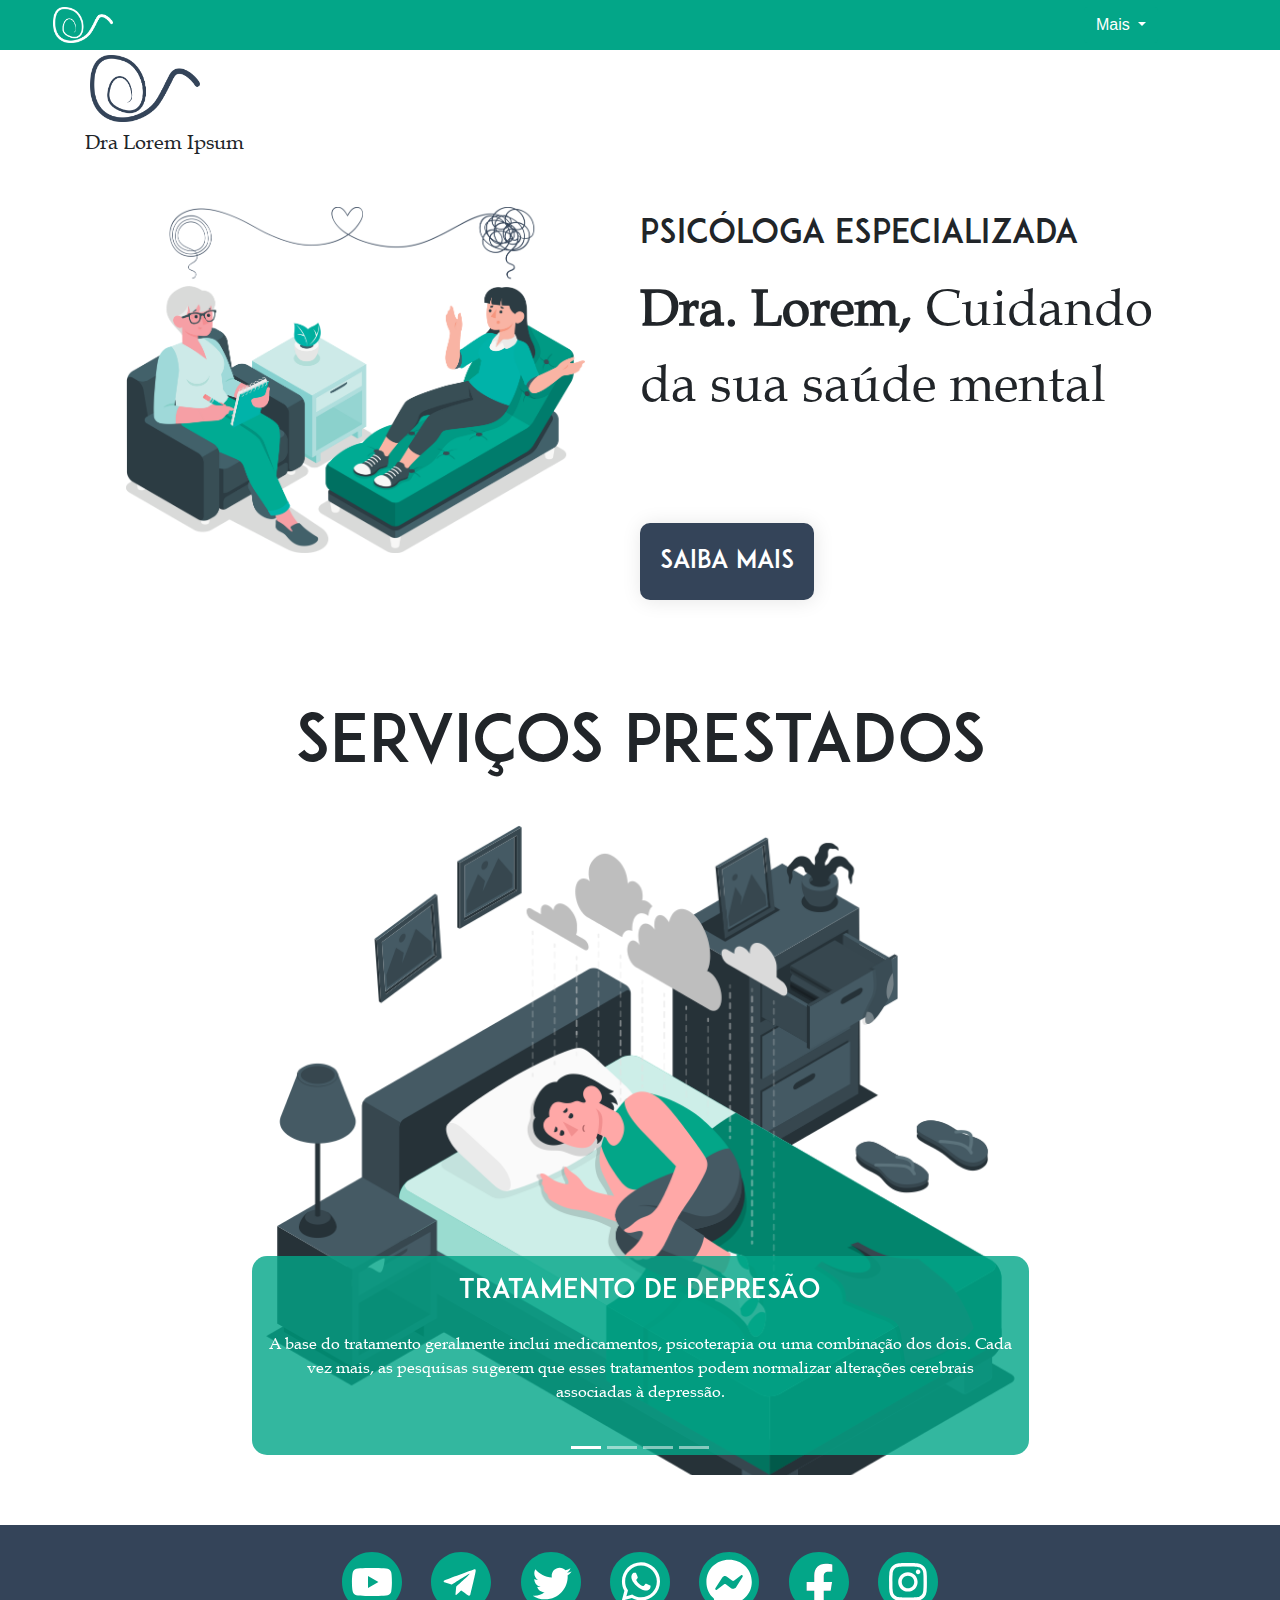
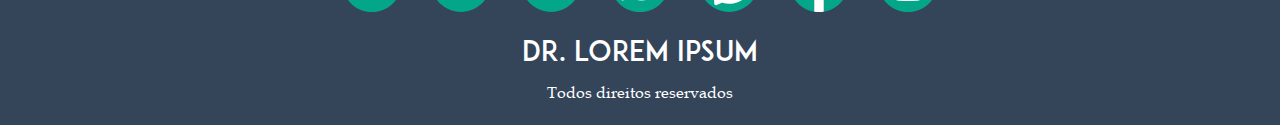
<file: index.html>
<!DOCTYPE html>
<html lang="pt-br">
<!-- Home page -->

<head>
  <meta charset="UTF-8" />
  <meta http-equiv="X-UA-Compatible" content="IE=edge" />
  <meta name="viewport" content="width=device-width, initial-scale=1.0" />
  <link rel="stylesheet" href="https://maxcdn.bootstrapcdn.com/bootstrap/4.5.2/css/bootstrap.min.css" />
  <script src="https://ajax.googleapis.com/ajax/libs/jquery/3.5.1/jquery.min.js"></script>
  <script src="https://cdnjs.cloudflare.com/ajax/libs/popper.js/1.16.0/umd/popper.min.js"></script>
  <script src="https://maxcdn.bootstrapcdn.com/bootstrap/4.5.2/js/bootstrap.min.js"></script>

  <link rel="stylesheet" href="css/globalVariables.css" />
  <link rel="stylesheet" href="css/home.css" />
  <link rel="stylesheet" href="css/mainSection.css" />
  <link rel="stylesheet" href="css/mainCarousel.css" />
  <link rel="stylesheet" href="css/mainFooter.css" />
  <title>Clinica Lorem</title>
</head>

<body>
  <div id="siteWindow" class="container-fluid">
    <header>
      <nav id="mainNav" class="row">
        <div id="div_navLogo" class="col-9">
          <img class="img-fluid" src="sources/images/white_logo_mini.png" alt="Logo pequeno" />
        </div>

        <!-- *Menu dropdown -->
        <div class="col-3 dropdown" id="dropdownMenu">
          <button class="btn btn-secondary dropdown-toggle" type="button" id="dropdownMenuButton" data-toggle="dropdown"
            aria-haspopup="true" aria-expanded="false" style="background-color:var(--primary-color); border:none;">
            Mais
          </button>
          <div id="dropdown-Div-MenuItens" class="dropdown-menu" aria-labelledby="dropdownMenuButton">
            <a class="dropdown-item" href="#div_services">Serviços</a>
            <a class="dropdown-item" href="pages/contact.html">Contato</a>
            <a class="dropdown-item" href="pages/schedule.html">Agendar<br />
              consulta</a>
            <a class="dropdown-item" href="pages/adress.html">Endereço</a>
            <!--
                        <a class="dropdown-item" href="#">Casos de<br />sucesso</a>
                    -->
          </div>
        </div>
      </nav>
    </header>
    <section id="mainBanner" class="container">
      <div id="div-Logo-mainBanner" class="row">
        <div class="col justify-center">
          <img class="centerItself" src="sources/images/dark_logo_big.png" alt="" />
          <span class="centerItself bookAntiqua15">Dra Lorem Ipsum</span>
        </div>
      </div>
      <div id="divHold-mainImage" class="row">
        <div class="col-6 centralizadorUniversal">
          <img id="mainImage" src="sources/images/main_image.png" alt="" />
        </div>
        <div id="divHold-MainRight" class="col-6 container">
          <div id="mainBannerUpTxt" class="row">
            <div>
              <span id="goDown" class="adam25">Psicóloga especializada</span>
            </div>
            <div>
              <span class="bookAntiqua38"><strong>Dra. Lorem,</strong> Cuidando da sua saúde
                mental</span>
            </div>
          </div>
          <div id="mainBannerDownTxt" class="row align-items-end">
            <button class="mainBannerButton"><span>Saiba Mais</span></button>
          </div>
        </div>
      </div>
    </section>
    <div id="div_services">
      <h2>Serviços prestados</h2>
    </div>
    <section id="secondSection">
      <div id="carouselServices" class="container">
        <div id="carouselExampleIndicators" class="carousel slide" data-ride="carousel">
          <ol class="carousel-indicators">
            <li data-target="#carouselExampleIndicators" data-slide-to="0" class="active"></li>
            <li data-target="#carouselExampleIndicators" data-slide-to="1"></li>
            <li data-target="#carouselExampleIndicators" data-slide-to="2"></li>
            <li data-target="#carouselExampleIndicators" data-slide-to="3"></li>
          </ol>
          <div class="carousel-inner">
            <div class="carousel-item active">
              <img id="carouselImg1" class="d-block w-100 img-fluid" src="" alt="First slide" />
              <div class="carousel-caption d-none d-md-block carouselTxt">
                <h2>Tratamento de Depresão</h2>
                <p>
                  A base do tratamento geralmente inclui medicamentos,
                  psicoterapia ou uma combinação dos dois. Cada vez mais, as
                  pesquisas sugerem que esses tratamentos podem normalizar
                  alterações cerebrais associadas à depressão.
                </p>
              </div>
            </div>
            <div class="carousel-item">
              <img id="carouselImg2" class="d-block w-100 img-fluid" src="" alt="Second slide" />
              <div class="carousel-caption d-none d-md-block carouselTxt">
                <h2>Tratamento de Ansiedade</h2>
                <p>
                  Atividade física, uma dieta saudável, sono regular e
                  exercícios de relaxamento podem ajudar a reduzir a
                  ansiedade. Participar de um grupo de apoio também pode
                  ajudar. Para controlar os sintomas de forma eficaz, é
                  recomendável evitar a cafeína, o álcool e a nicotina.
                </p>
              </div>
            </div>
            <div class="carousel-item">
              <img id="carouselImg3" class="d-block w-100 img-fluid" src="" alt="Third slide" />
              <div class="carousel-caption d-none d-md-block carouselTxt">
                <h2>Tratamento de Borderline</h2>
                <p>
                  O tratamento incluem psicoterapia ou, em alguns casos,
                  medicamentos. A hospitalização ajudará se os sintomas forem
                  graves.
                </p>
              </div>
            </div>
            <div class="carousel-item">
              <img id="carouselImg4" class="d-block w-100 img-fluid" src="" alt="Third slide" />
              <div class="carousel-caption d-none d-md-block carouselTxt">
                <h2>Tratamento de Bipolaridade</h2>
                <p>
                  O tratamento costuma ser necessário por toda a vida e
                  geralmente envolve uma combinação de medicamentos e
                  psicoterapia.
                </p>
              </div>
            </div>
          </div>
          <a class="carousel-control-prev" href="#carouselExampleIndicators" role="button" data-slide="prev">
            <span class="carousel-control-prev-icon" aria-hidden="true"></span>
            <span class="sr-only">Previous</span>
          </a>
          <a class="carousel-control-next" href="#carouselExampleIndicators" role="button" data-slide="next">
            <span class="carousel-control-next-icon" aria-hidden="true"></span>
            <span class="sr-only">Next</span>
          </a>
        </div>
      </div>
    </section>
  </div>
  <footer id="mainFooter">
    <div class="container-fluid">
      <div class="row">
        <div id="hold_credits" class="col-12">
          <div id="social_media">
            <a href=""><img src="sources/images/youtube_icon.svg" alt="" /></a>
            <a href=""><img src="sources/images/telegram_icon.svg" alt="" /></a>
            <a href=""><img src="sources/images/twitter_icon.svg" alt="" /></a>
            <a href=""><img src="sources/images/whatsapp_icon.svg" alt="" /></a>
            <a href=""><img src="sources/images/messenger_icon.svg" alt="" /></a>
            <a href=""><img src="sources/images/facebook_icon.svg" alt="" /></a>
            <a href=""><img src="sources/images/instagram_icon.svg" alt="" /></a>
          </div>
          <h3 class="text-center">Dr. Lorem Ipsum</h3>
          <p class="text-center">Todos direitos reservados</p>
        </div>
      </div>
    </div>
  </footer>
  <script src="scripts/index.js"></script>
</body>

</html>
</file>
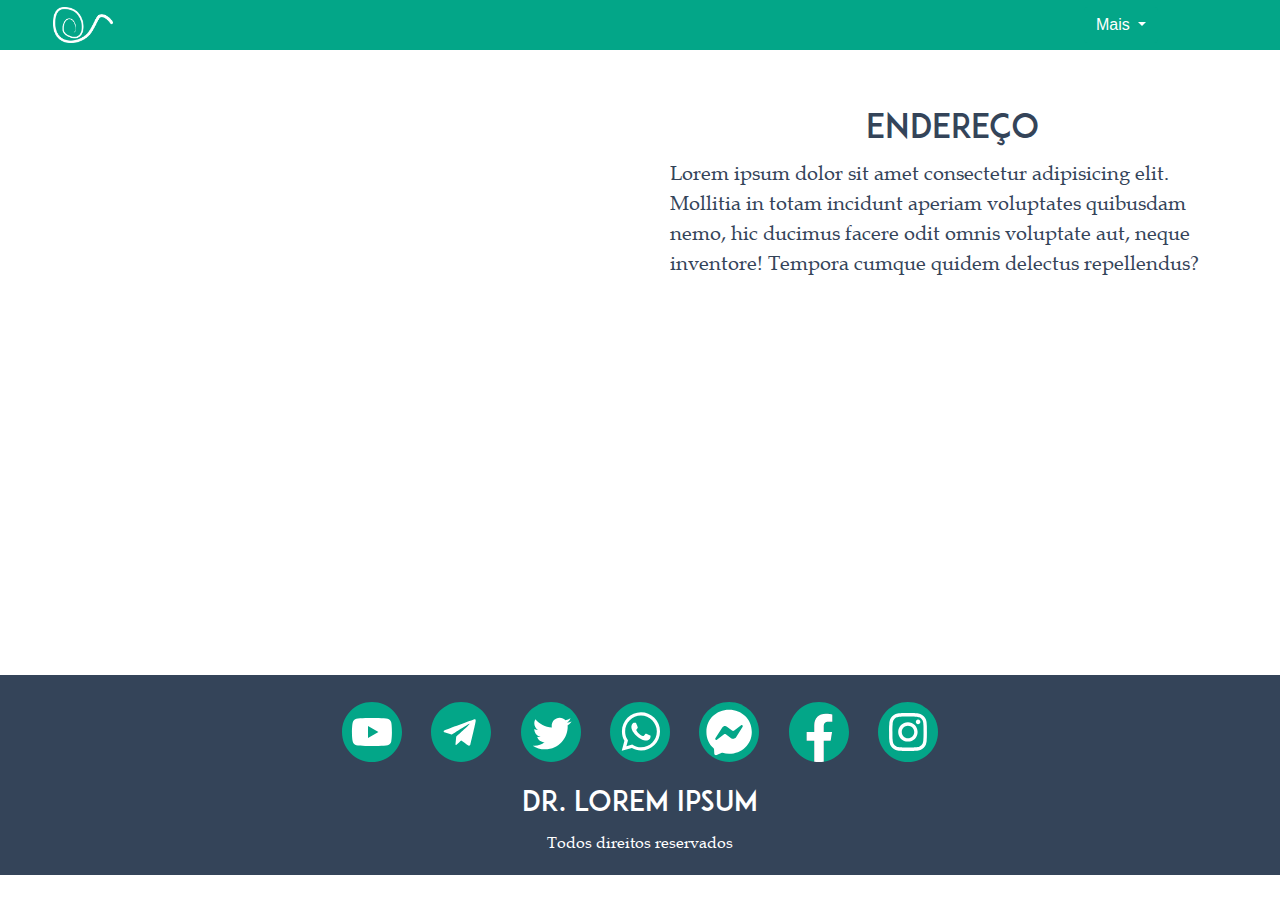
<file: pages/adress.html>
<!DOCTYPE html>
<html lang="pt-br">
<!-- Contact us page -->

<head>
    <meta charset="UTF-8" />
    <meta http-equiv="X-UA-Compatible" content="IE=edge" />
    <meta name="viewport" content="width=device-width, initial-scale=1.0" />
    <link rel="stylesheet" href="https://maxcdn.bootstrapcdn.com/bootstrap/4.5.2/css/bootstrap.min.css" />
    <script src="https://ajax.googleapis.com/ajax/libs/jquery/3.5.1/jquery.min.js"></script>
    <script src="https://cdnjs.cloudflare.com/ajax/libs/popper.js/1.16.0/umd/popper.min.js"></script>
    <script src="https://maxcdn.bootstrapcdn.com/bootstrap/4.5.2/js/bootstrap.min.js"></script>

    <link rel="stylesheet" href="../css/globalVariables.css" />
    <link rel="stylesheet" href="../css/home.css" />
    <link rel="stylesheet" href="../css/mainFooter.css"/>
    <link rel="stylesheet" href="../css/adress.css">
    <title>Clinica Lorem - Endereço</title>
</head>

<body>
    <div id="page_window" class="container-fluid">
        <header class="w-100">
            <nav id="mainNav" class="row">
                <div id="div_navLogo" class="col-9">
                    <a href="../index.html"><img class="img-fluid" src="../sources/images/white_logo_mini.png"
                            alt="Logo pequeno" /></a>
                </div>
                <!-- *Menu dropdown -->
                <div class="col-3 dropdown" id="dropdownMenu">
                    <button class="btn btn-secondary dropdown-toggle" type="button" id="dropdownMenuButton"
                        data-toggle="dropdown" aria-haspopup="true" aria-expanded="false"
                        style="background-color:var(--primary-color); border:none;">
                        Mais
                    </button>
                    <div id="dropdown-Div-MenuItens" class="dropdown-menu" aria-labelledby="dropdownMenuButton">
                        <a class="dropdown-item" href="../index.html">Serviços</a>
                        <a class="dropdown-item" href="contact.html">Contato</a>
                        <a class="dropdown-item" href="schedule.html">Agendar<br />
                            consulta</a>
                        <!--
                          <a class="dropdown-item" href="#">Casos de<br />sucesso</a>
                      -->
                    </div>
                </div>
            </nav>
        </header>

        <section id="sectionAdress" class="container-fluid">
            <div class="row">
                <div class="col-6 centralizadorUniversal">
                    <iframe
                        src="https://www.google.com/maps/embed?pb=!1m18!1m12!1m3!1d817.4988260199427!2d-50.5460184546034!3d-20.27098306091577!2m3!1f0!2f0!3f0!3m2!1i1024!2i768!4f13.1!3m3!1m2!1s0x94982f2dc71fa595%3A0x7c51fdf240bb5cd3!2sR.%20Seis%2C%202554%20-%20Centro%2C%20Jales%20-%20SP%2C%2015700-060!5e1!3m2!1spt-BR!2sbr!4v1638030258999!5m2!1spt-BR!2sbr"
                        width="500" height="500" style="border:0;" allowfullscreen="" loading="lazy"></iframe>
                </div>
                <div class="col-6 centralizadorUniversal">
                    <div id="txtAdress">
                        <h1 class="adam25">Endereço</h1>
                        <p class="bookAntiqua15">Lorem ipsum dolor sit amet consectetur adipisicing elit. Mollitia in
                            totam
                            incidunt aperiam voluptates quibusdam nemo, hic ducimus facere odit omnis voluptate aut,
                            neque
                            inventore! Tempora cumque quidem delectus repellendus?</p>
                    </div>
                </div>
            </div>
        </section>

    </div>
    <footer id="mainFooter">
        <div class="container-fluid">
          <div class="row">
            <div id="hold_credits" class="col-12">
              <div id="social_media">
                <a href=""><img src="../sources/images/youtube_icon.svg" alt="" /></a>
                <a href=""><img src="../sources/images/telegram_icon.svg" alt="" /></a>
                <a href=""><img src="../sources/images/twitter_icon.svg" alt="" /></a>
                <a href=""><img src="../sources/images/whatsapp_icon.svg" alt="" /></a>
                <a href=""><img src="../sources/images/messenger_icon.svg" alt="" /></a>
                <a href=""><img src="../sources/images/facebook_icon.svg" alt="" /></a>
                <a href=""><img src="../sources/images/instagram_icon.svg" alt="" /></a>
              </div>
              <h3 class="text-center">Dr. Lorem Ipsum</h3>
              <p class="text-center">Todos direitos reservados</p>
            </div>
          </div>
        </div>
      </footer>
    <script src="../scripts/index.js"></script>
</body>

</html>
</file>
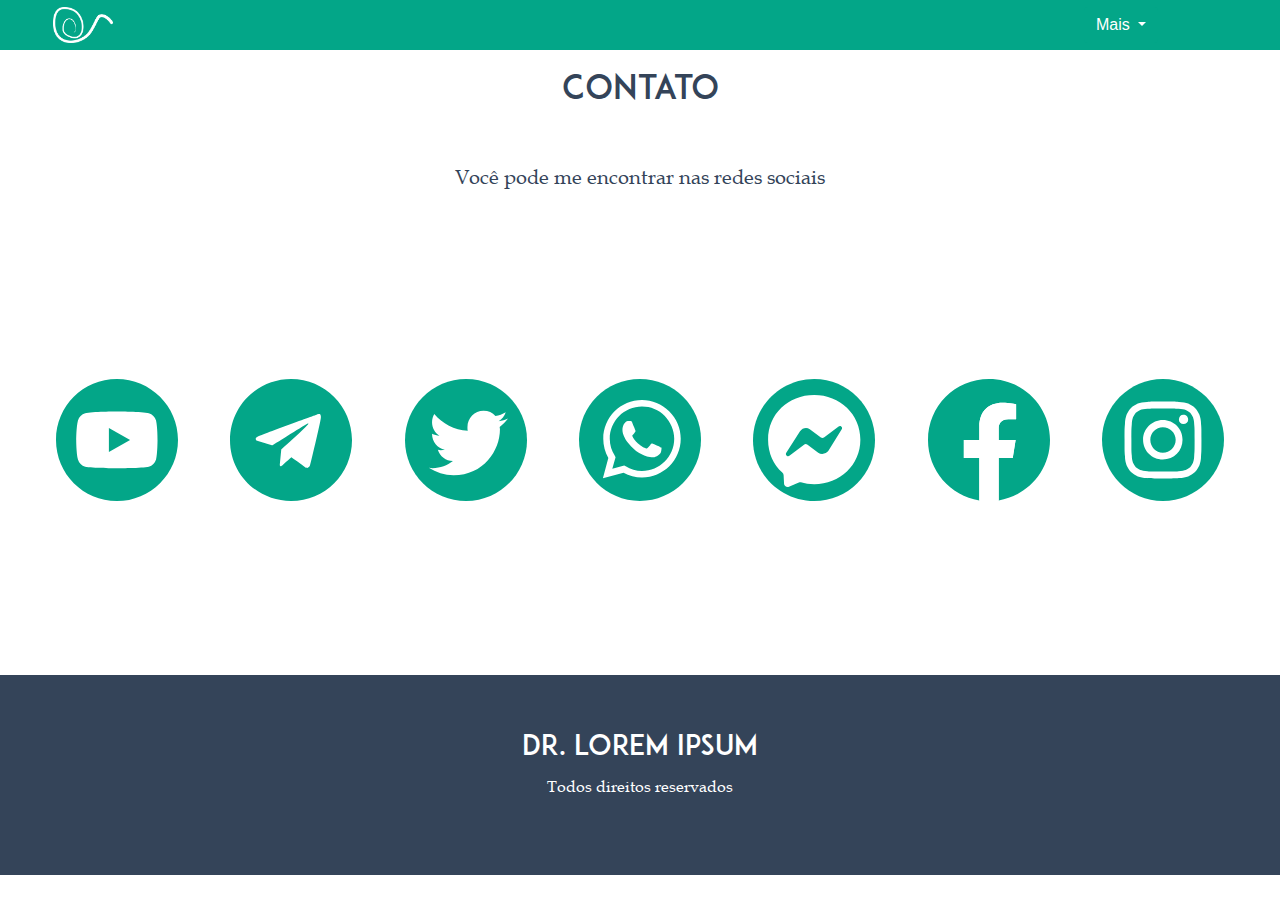
<file: pages/contact.html>
<!DOCTYPE html>
<html lang="pt-br">
<!-- Contact us page -->

<head>
  <meta charset="UTF-8" />
  <meta http-equiv="X-UA-Compatible" content="IE=edge" />
  <meta name="viewport" content="width=device-width, initial-scale=1.0" />
  <link rel="stylesheet" href="https://maxcdn.bootstrapcdn.com/bootstrap/4.5.2/css/bootstrap.min.css" />
  <script src="https://ajax.googleapis.com/ajax/libs/jquery/3.5.1/jquery.min.js"></script>
  <script src="https://cdnjs.cloudflare.com/ajax/libs/popper.js/1.16.0/umd/popper.min.js"></script>
  <script src="https://maxcdn.bootstrapcdn.com/bootstrap/4.5.2/js/bootstrap.min.js"></script>

  <link rel="stylesheet" href="../css/globalVariables.css" />
  <link rel="stylesheet" href="../css/home.css" />
  <link rel="stylesheet" href="../css/mainFooter.css">
  <link rel="stylesheet" href="../css/contactPage.css" />
  <title>Clinica Lorem - Contato</title>
</head>

<body>
  <div id="page_window" class="container-fluid">
    <header class="w-100">
      <nav id="mainNav" class="row">
        <div id="div_navLogo" class="col-9">
          <a href="../index.html"><img class="img-fluid" src="../sources/images/white_logo_mini.png"
              alt="Logo pequeno" /></a>
        </div>
        <!-- *Menu dropdown -->
        <div class="col-3 dropdown" id="dropdownMenu">
          <button class="btn btn-secondary dropdown-toggle" type="button" id="dropdownMenuButton" data-toggle="dropdown"
            aria-haspopup="true" aria-expanded="false" style="background-color:var(--primary-color); border:none;">
            Mais
          </button>
          <div id="dropdown-Div-MenuItens" class="dropdown-menu" aria-labelledby="dropdownMenuButton">
            <a class="dropdown-item" href="../index.html">Serviços</a>
            <a class="dropdown-item" href="schedule.html">Agendar<br />
              consulta</a>
            <a class="dropdown-item" href="adress.html">Endereço</a>
          </div>
        </div>
      </nav>
    </header>

    <!-- * Section principal da página * -->
    <section id="sectionContact">

      <!-- * Div principal * -->
      <div id="divContact" class="container-fluid">
        <div class="divAlignCenter centralizadorUniversal">
          <h1 class="adam25">Contato</h1>
        </div>
        <div class="divAlignCenter centralizadorUniversal">
          <p class="bookAntiqua15">Você pode me encontrar nas redes sociais</p>
        </div>
        <div id="social_media">
          <a href=""><img src="../sources/images/youtube_icon.svg" alt="" /></a>
          <a href=""><img src="../sources/images/telegram_icon.svg" alt="" /></a>
          <a href=""><img src="../sources/images/twitter_icon.svg" alt="" /></a>
          <a href=""><img src="../sources/images/whatsapp_icon.svg" alt="" /></a>
          <a href=""><img src="../sources/images/messenger_icon.svg" alt="" /></a>
          <a href=""><img src="../sources/images/facebook_icon.svg" alt="" /></a>
          <a href=""><img src="../sources/images/instagram_icon.svg" alt="" /></a>
        </div>

      </div>
    </section>

  </div>
  <footer id="mainFooter">
    <div class="container-fluid">
      <div class="row">
        <div id="hold_credits" class="col-12">
          <div id="social_media">
          </div>
          <h3 class="text-center">Dr. Lorem Ipsum</h3>
          <p class="text-center">Todos direitos reservados</p>
        </div>
      </div>
    </div>
  </footer>
  <script src="../scripts/index.js"></script>
</body>

</html>
</file>
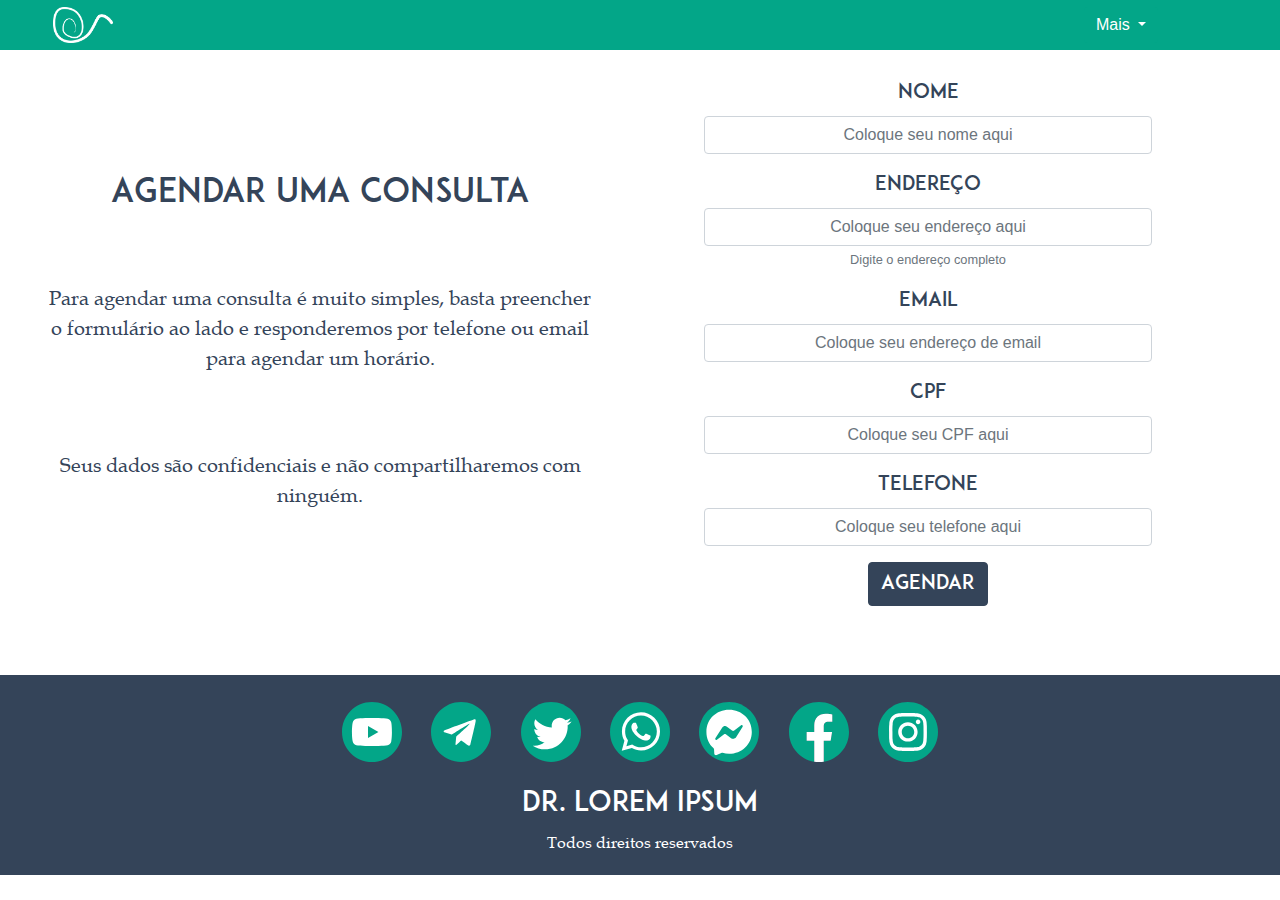
<file: pages/schedule.html>
<!DOCTYPE html>
<html lang="pt-br">
<!-- Contact us page -->

<head>
    <meta charset="UTF-8" />
    <meta http-equiv="X-UA-Compatible" content="IE=edge" />
    <meta name="viewport" content="width=device-width, initial-scale=1.0" />
    <link rel="stylesheet" href="https://maxcdn.bootstrapcdn.com/bootstrap/4.5.2/css/bootstrap.min.css" />
    <script src="https://ajax.googleapis.com/ajax/libs/jquery/3.5.1/jquery.min.js"></script>
    <script src="https://cdnjs.cloudflare.com/ajax/libs/popper.js/1.16.0/umd/popper.min.js"></script>
    <script src="https://maxcdn.bootstrapcdn.com/bootstrap/4.5.2/js/bootstrap.min.js"></script>

    <link rel="stylesheet" href="../css/globalVariables.css" />
    <link rel="stylesheet" href="../css/home.css" />
    <link rel="stylesheet" href="../css/mainFooter.css" />
    <link rel="stylesheet" href="../css/schedule.css" />
    <title>Clinica Lorem - Agendar Consulta</title>
</head>

<body>
    <div id="page_window" class="container-fluid">
        <header class="w-100">
            <nav id="mainNav" class="row">
                <div id="div_navLogo" class="col-9">
                    <a href="../index.html"><img class="img-fluid" src="../sources/images/white_logo_mini.png"
                            alt="Logo pequeno" /></a>
                </div>
                <!-- *Menu dropdown -->
                <div class="col-3 dropdown" id="dropdownMenu">
                    <button class="btn btn-secondary dropdown-toggle" type="button" id="dropdownMenuButton"
                        data-toggle="dropdown" aria-haspopup="true" aria-expanded="false"
                        style="background-color:var(--primary-color); border:none;">
                        Mais
                    </button>
                    <div id="dropdown-Div-MenuItens" class="dropdown-menu" aria-labelledby="dropdownMenuButton">
                        <a class="dropdown-item" href="../index.html">Serviços</a>
                        <a class="dropdown-item" href="contact.html">Contato</a>
                        <a class="dropdown-item" href="adress.html">Endereço</a>
                    </div>
                </div>
            </nav>
        </header>

        <section id="sectionSchedule" class="centralizadorUniversal row">
            <div class="col-6 colunaCentro centerTxt">
                <h1 class="adam25 padding5">Agendar uma consulta</h1>
                <p class="bookAntiqua15 padding5 centerTxt">Para agendar uma consulta é muito simples, basta preencher o
                    formulário ao lado e responderemos por
                    telefone ou email para agendar um horário.</p>
                <p class="bookAntiqua15 padding5 centerTxt">Seus dados são confidenciais e não compartilharemos com
                    ninguém.</p>
            </div>
            <div id="holdForm" class="col-6">
                <form>
                    <div class="form-group colunaCentro">
                        <label class="adam15" for="nomePaciente">Nome</label>
                        <input type="text" class="form-control" id="nomePaciente" aria-describedby="nomeHelp"
                            placeholder="Coloque seu nome aqui">
                    </div>
                    <div class="form-group colunaCentro">
                        <label class="adam15" for="enderecoPaciente">Endereço</label>
                        <input type="text" class="form-control" id="enderecoPaciente" aria-describedby="nomeHelp"
                            placeholder="Coloque seu endereço aqui">
                        <small id="enderecoHelp" class="form-text text-muted">Digite o endereço completo</small>
                    </div>
                    <div class="form-group colunaCentro">
                        <label class="adam15" for="emailPaciente">Email</label>
                        <input type="email" class="form-control" id="emailPaciente" aria-describedby="emailHelp"
                            placeholder="Coloque seu endereço de email">
                    </div>
                    <div class="form-group colunaCentro">
                        <label class="adam15" for="cpfPaciente">CPF</label>
                        <input type="text" name="cnpj" maxlength="14" onkeypress="mascaraUser(this, cpfCnpj)"
                            onblur="clearTimeout()" class="form-control" id="cpfPaciente" aria-describedby="cpfHelp"
                            placeholder="Coloque seu CPF aqui" />
                    </div>
                    <div class="form-group colunaCentro">
                        <label class="adam15" for="telefonePaciente">Telefone</label>
                        <input type="number" class="form-control" id="telefonePaciente" aria-describedby="telefoneHelp"
                            placeholder="Coloque seu telefone aqui">
                    </div>
                    <div class="form-group colunaCentro"><button type="submit"
                            class="btn btn-primary adam15">Agendar</button></div>
                </form>
            </div>
        </section>

    </div>
    <footer id="mainFooter">
        <div class="container-fluid">
            <div class="row">
                <div id="hold_credits" class="col-12">
                    <div id="social_media">
                        <a href=""><img src="../sources/images/youtube_icon.svg" alt="" /></a>
                        <a href=""><img src="../sources/images/telegram_icon.svg" alt="" /></a>
                        <a href=""><img src="../sources/images/twitter_icon.svg" alt="" /></a>
                        <a href=""><img src="../sources/images/whatsapp_icon.svg" alt="" /></a>
                        <a href=""><img src="../sources/images/messenger_icon.svg" alt="" /></a>
                        <a href=""><img src="../sources/images/facebook_icon.svg" alt="" /></a>
                        <a href=""><img src="../sources/images/instagram_icon.svg" alt="" /></a>
                    </div>
                    <h3 class="text-center">Dr. Lorem Ipsum</h3>
                    <p class="text-center">Todos direitos reservados</p>
                </div>
            </div>
        </div>
    </footer>
    <script src="../scripts/index.js"></script>
</body>

</html>
</file>
<file: css/globalVariables.css>
:root {
  --primary-color: #03A688;
  --primary-color-t: #03a688ce;
  --secondary-color: #344459;
  --third-color: #02735E;
  --forty-color: #F29BAB;
}

@font-face {
  font-family: Adam;
  src: url(../sources/fonts/adam.cg_pro.otf);
}

@font-face {
  font-family: BookAntiqua;
  src: url(../sources/fonts/BKANT.TTF);
}

@font-face {
  font-family: BookAntiquaBold;
  src: url(../sources/fonts/ANTQUAB.TTF);
}

::-webkit-input-placeholder {
  text-align: center;
}

input::-webkit-outer-spin-button,
input::-webkit-inner-spin-button {
  -webkit-appearance: none;
  margin: 0;
}

::-webkit-scrollbar {
  width: 10px;
}

::-webkit-scrollbar-track {
  background: var(--secondary-color);
}

::-webkit-scrollbar-thumb {
  background: var(--primary-color);
}

::-webkit-scrollbar-thumb:hover {
  background: var(--third-color);
}

* {
  padding: 0;
  margin: 0;
  border: none;
}

html {
  scroll-behavior: smooth;
}

.centralizadorUniversal {
  display: -webkit-box;
  display: -ms-flexbox;
  display: flex;
  -webkit-box-pack: center;
      -ms-flex-pack: center;
          justify-content: center;
  -webkit-box-align: center;
      -ms-flex-align: center;
          align-items: center;
}

.bookAntiqua15 {
  font-family: BookAntiqua;
  font-size: 15pt;
}

.bookAntiqua25 {
  font-family: BookAntiqua;
  font-size: 25pt;
}

.bookAntiqua35 {
  font-family: BookAntiqua;
  font-size: 35pt;
}

.bookAntiqua38 {
  font-family: BookAntiqua;
  font-size: 38pt;
}

.adam15 {
  font-family: Adam;
  font-size: 15pt;
}

.adam20 {
  font-family: Adam;
  font-size: 20pt;
}

.adam25 {
  font-family: Adam;
  font-size: 25pt;
}

.width75 {
  width: 75%;
}
/*# sourceMappingURL=globalVariables.css.map */
</file>
<file: css/home.css>
nav {
  background: var(--primary-color);
  height: 50px;
}

#siteWindow {
  height: 1500px;
}

#mainNav img {
  width: 60px;
}

#div_navLogo {
  display: -webkit-box;
  display: -ms-flexbox;
  display: flex;
  -webkit-box-align: center;
      -ms-flex-align: center;
          align-items: center;
  left: 3%;
}

#dropdownMenu {
  display: -webkit-box;
  display: -ms-flexbox;
  display: flex;
  -webkit-box-align: center;
      -ms-flex-align: center;
          align-items: center;
  -webkit-box-pack: center;
      -ms-flex-pack: center;
          justify-content: center;
  padding-right: 1%;
}
/*# sourceMappingURL=home.css.map */
</file>
<file: css/mainSection.css>
#mainBanner {
  width: 100%;
  height: 550px;
}

#div-Logo-mainBanner {
  width: 100%;
  height: 20%;
}

#div-Logo-mainBanner img {
  width: 110px;
  margin: 5px;
}

.justify-center {
  /*display: flex;
    justify-content: center;
    align-items: center;*/
  width: 30%;
}

.centerItself {
  display: block;
  margin-left: auto;
  margin-right: auto;
}

#mainImage {
  width: 85%;
  -webkit-transition: all 0.5s;
  transition: all 0.5s;
}

#mainImage:hover {
  width: 86%;
}

#divHold-mainImage {
  height: 80%;
}

#divHold-mainImage > div {
  height: 100%;
}

#divHold-MainRight > div {
  width: 100%;
  height: 50%;
}

#mainBannerUpTxt {
  height: 25%;
}

#mainBannerUpTxt div {
  width: 100%;
  height: 50%;
}

#mainBannerDownTxt {
  width: 100%;
}

#goDown {
  position: relative;
  top: 50px;
}

.mainBannerButton {
  background: var(--secondary-color);
  border-radius: 10px;
  color: #FFFFFF;
  font-family: Adam;
  font-size: 25px;
  font-weight: 100;
  padding: 20px;
  -webkit-box-shadow: 1px 1px 20px 0 rgba(0, 0, 0, 0.1);
          box-shadow: 1px 1px 20px 0 rgba(0, 0, 0, 0.1);
  text-decoration: none;
  display: inline-block;
  cursor: pointer;
  text-align: center;
}
/*# sourceMappingURL=mainSection.css.map */
</file>
<file: css/mainCarousel.css>
#secondSection {
  width: 100%;
  height: 650px;
  overflow: hidden;
}

#secondSection h2 {
  font-family: Adam;
  font-size: 20pt;
}

#secondSection p {
  font-family: BookAntiqua;
  padding: 2%;
}

#carouselServices {
  height: 100%;
  width: 100%;
}

.carousel-inner {
  overflow: hidden;
  border-radius: 15px;
}

.carousel-inner > div {
  height: 650px;
}

#div_services {
  width: 100%;
  height: 150px;
  display: -webkit-box;
  display: -ms-flexbox;
  display: flex;
  -webkit-box-align: center;
      -ms-flex-align: center;
          align-items: center;
  -webkit-box-pack: center;
      -ms-flex-pack: center;
          justify-content: center;
  margin-top: 75px;
}

#div_services h2 {
  font-family: Adam;
  font-size: 50pt;
}

.carouselTxt {
  background-color: var(--primary-color-t);
  border-radius: 15px;
}
/*# sourceMappingURL=mainCarousel.css.map */
</file>
<file: css/mainFooter.css>
#mainFooter {
  margin-top: 25px;
  background: var(--secondary-color);
  width: 100%;
  height: 200px;
}

#mainFooter h3 {
  font-family: Adam;
}

#mainFooter p {
  font-family: BookAntiqua;
}

#hold_credits {
  color: white;
}

#social_media {
  display: -webkit-box;
  display: -ms-flexbox;
  display: flex;
  -webkit-box-align: center;
      -ms-flex-align: center;
          align-items: center;
  -ms-flex-pack: distribute;
      justify-content: space-around;
  width: 50%;
  height: 80%;
  margin: auto;
}

#social_media a {
  width: 60px;
}

#social_media img {
  width: 100%;
}
/*# sourceMappingURL=mainFooter.css.map */
</file>
<file: css/adress.css>
#pageWindow {
  width: 100%;
  height: 100vh;
}

#sectionAdress {
  height: 600px;
}

#sectionAdress > div {
  height: 100%;
}

#txtAdress {
  width: 95%;
  height: 80%;
  color: var(--secondary-color);
  display: -webkit-box;
  display: -ms-flexbox;
  display: flex;
  -webkit-box-orient: vertical;
  -webkit-box-direction: normal;
      -ms-flex-direction: column;
          flex-direction: column;
  -webkit-box-align: center;
      -ms-flex-align: center;
          align-items: center;
}
/*# sourceMappingURL=adress.css.map */
</file>
<file: css/contactPage.css>
#pageWindow {
  width: 100%;
  height: 100vh;
}

#sectionContact {
  height: 600px;
  width: 100%;
}

#divContact {
  width: 100%;
  height: 100%;
  -webkit-box-pack: center;
      -ms-flex-pack: center;
          justify-content: center;
}

#divContact h1 {
  color: var(--secondary-color);
}

#divContact p {
  color: var(--secondary-color);
}

.divAlignCenter {
  width: 100%;
  height: 15%;
}

#social_media {
  width: 100%;
  height: 70%;
  display: -webkit-box;
  display: -ms-flexbox;
  display: flex;
  -webkit-box-align: center;
      -ms-flex-align: center;
          align-items: center;
  -ms-flex-pack: distribute;
      justify-content: space-around;
}

#social_media a {
  width: 10%;
}

#social_media img {
  width: 100%;
}
/*# sourceMappingURL=contactPage.css.map */
</file>
<file: css/schedule.css>
#pageWindow {
  width: 100%;
  height: 100vh;
}

#sectionSchedule {
  height: 600px;
  color: var(--secondary-color);
}

.colunaCentro {
  display: -webkit-box;
  display: -ms-flexbox;
  display: flex;
  -webkit-box-orient: vertical;
  -webkit-box-direction: normal;
      -ms-flex-direction: column;
          flex-direction: column;
  -webkit-box-align: center;
      -ms-flex-align: center;
          align-items: center;
}

.padding5 {
  padding: 5%;
}

.centerTxt {
  text-align: center;
}

#holdForm {
  padding-left: 5%;
  padding-right: 10%;
}

.btn {
  background-color: var(--secondary-color);
  border-color: var(--secondary-color);
}

.btn:hover {
  background-color: var(--third-color);
  border-color: var(--third-color);
}
/*# sourceMappingURL=schedule.css.map */
</file>
